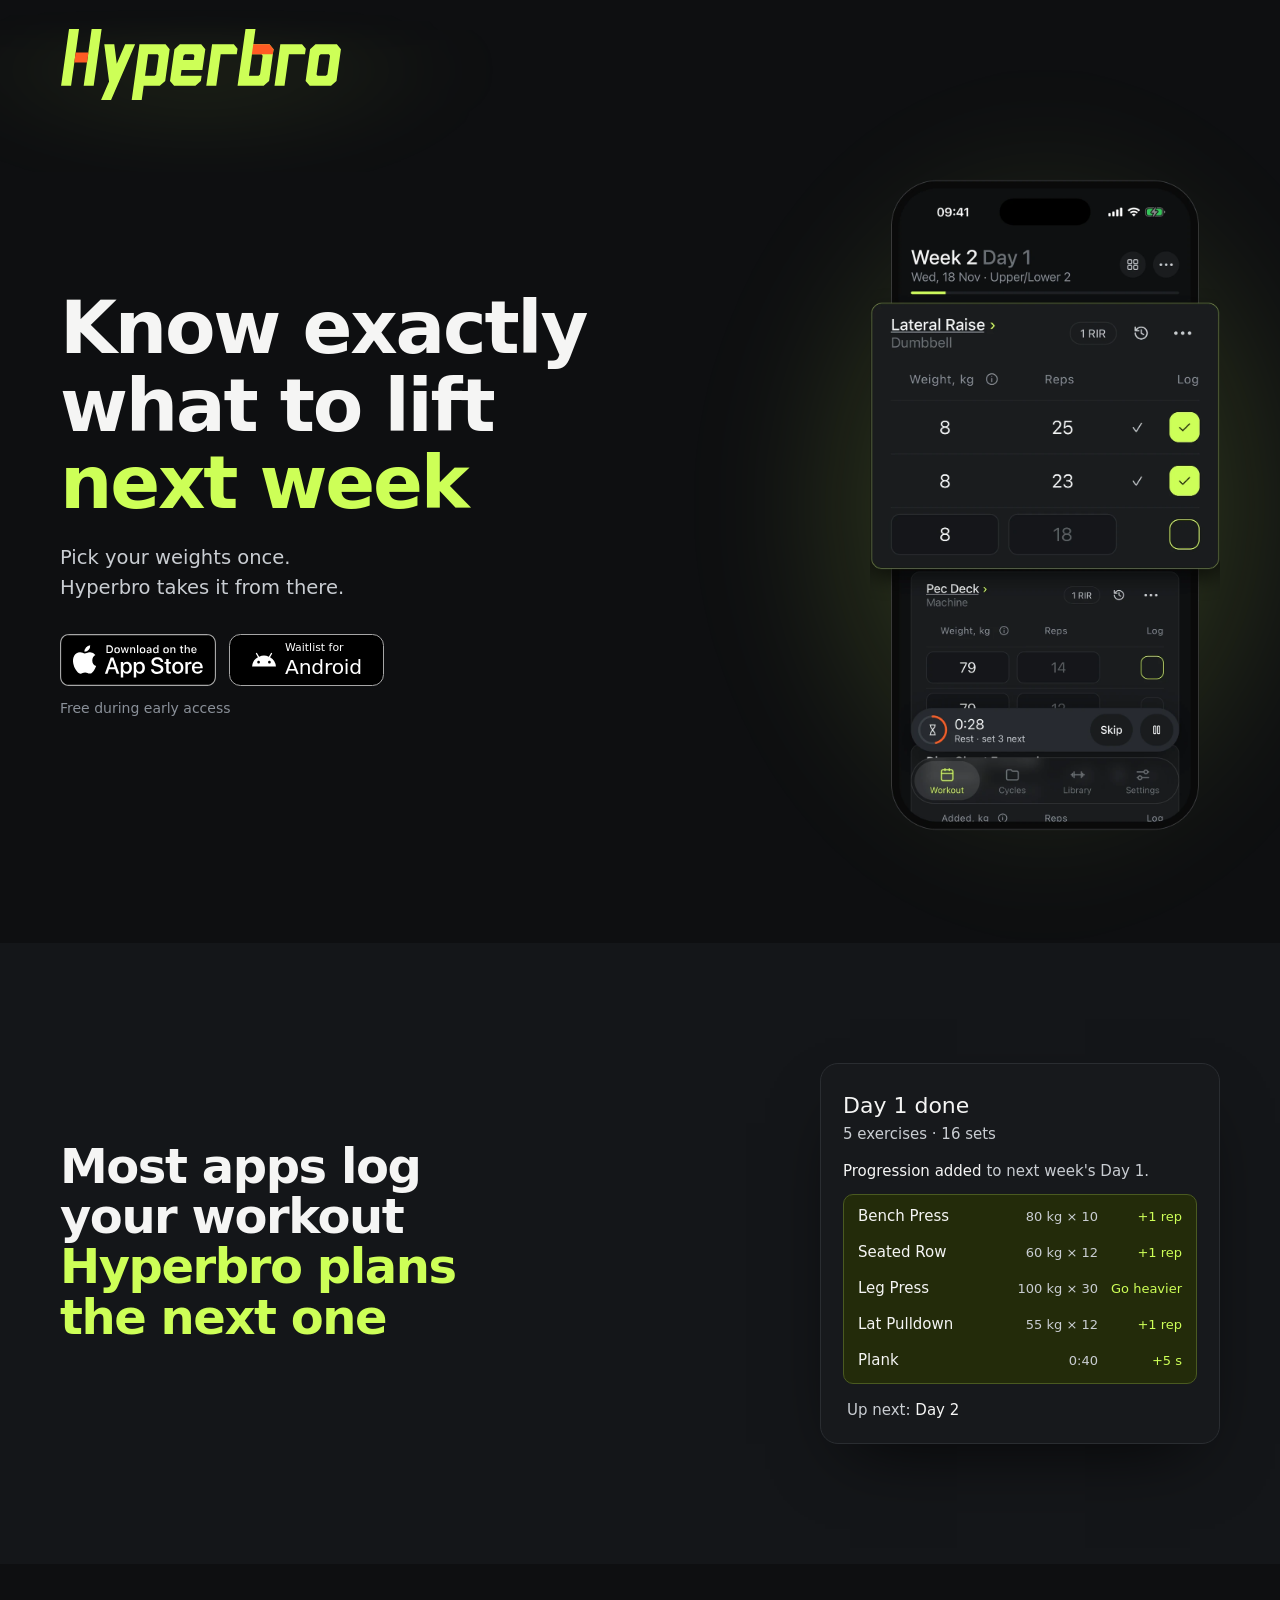
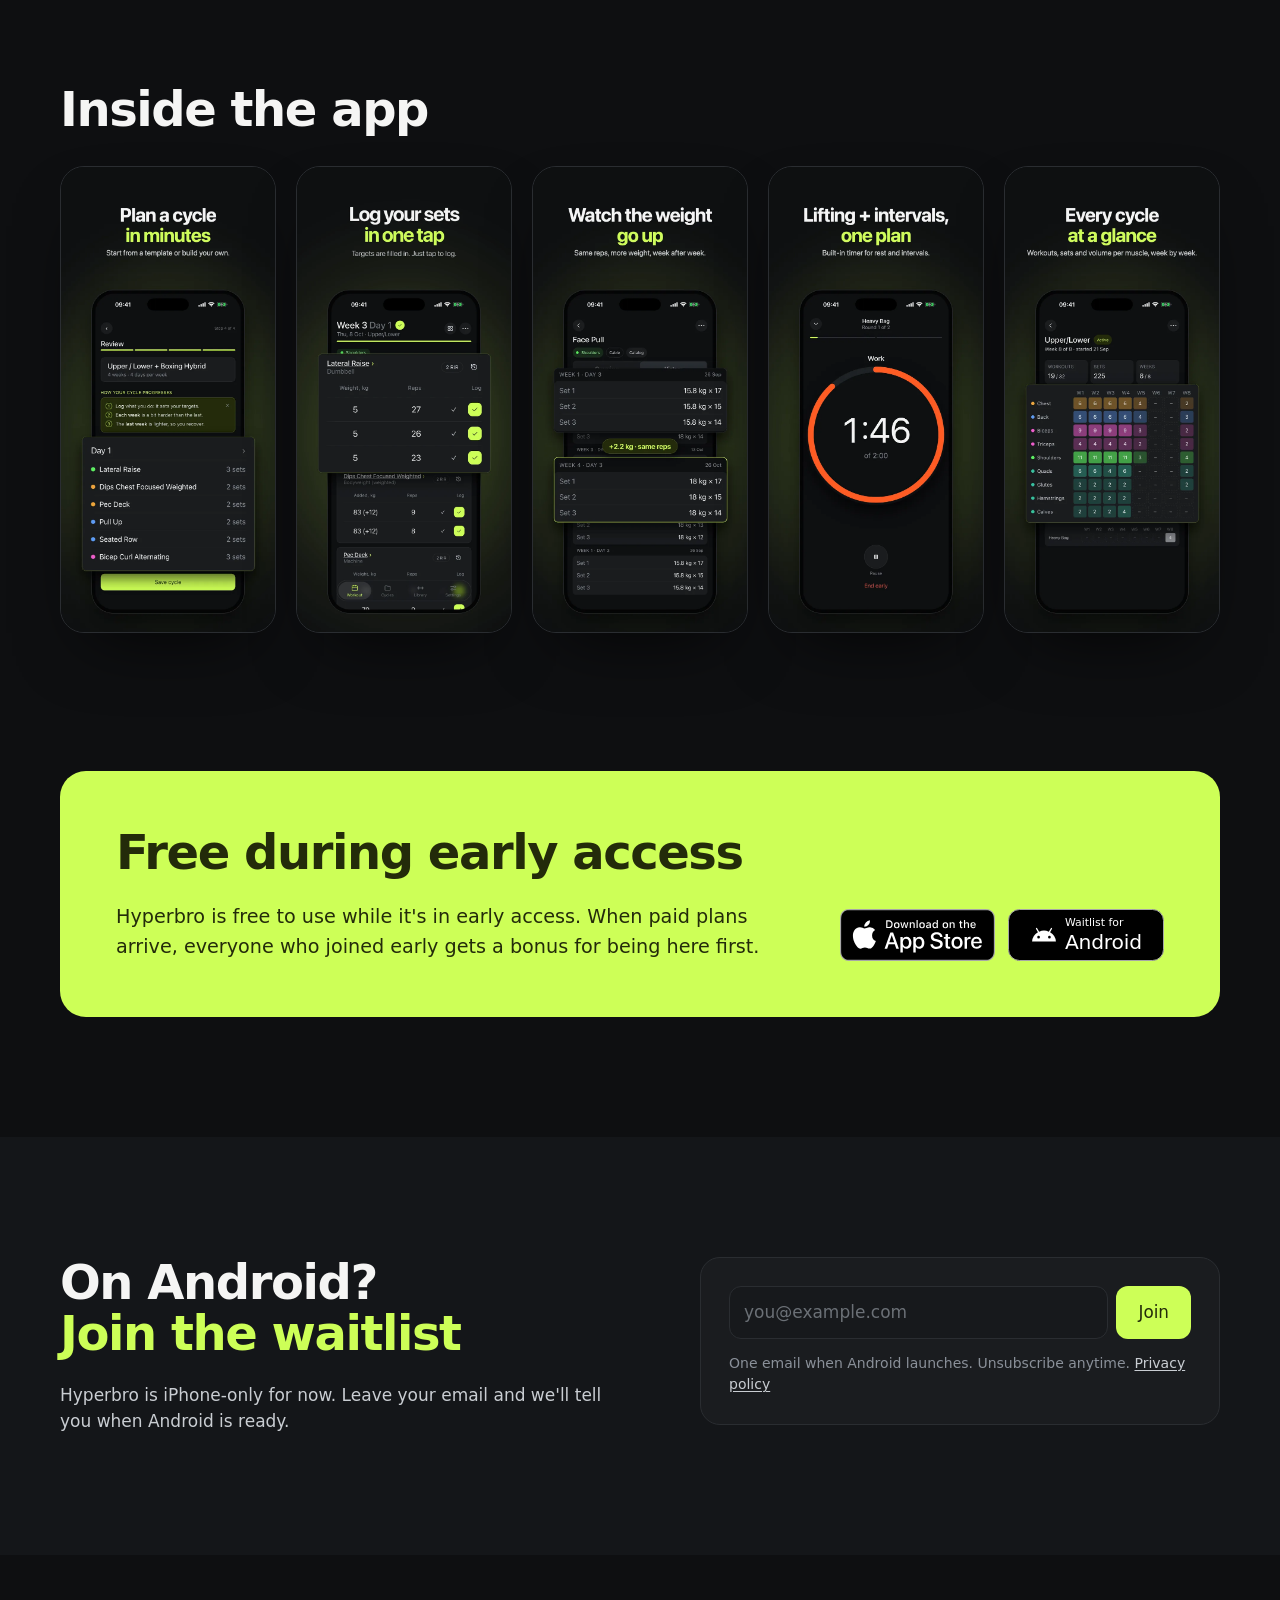
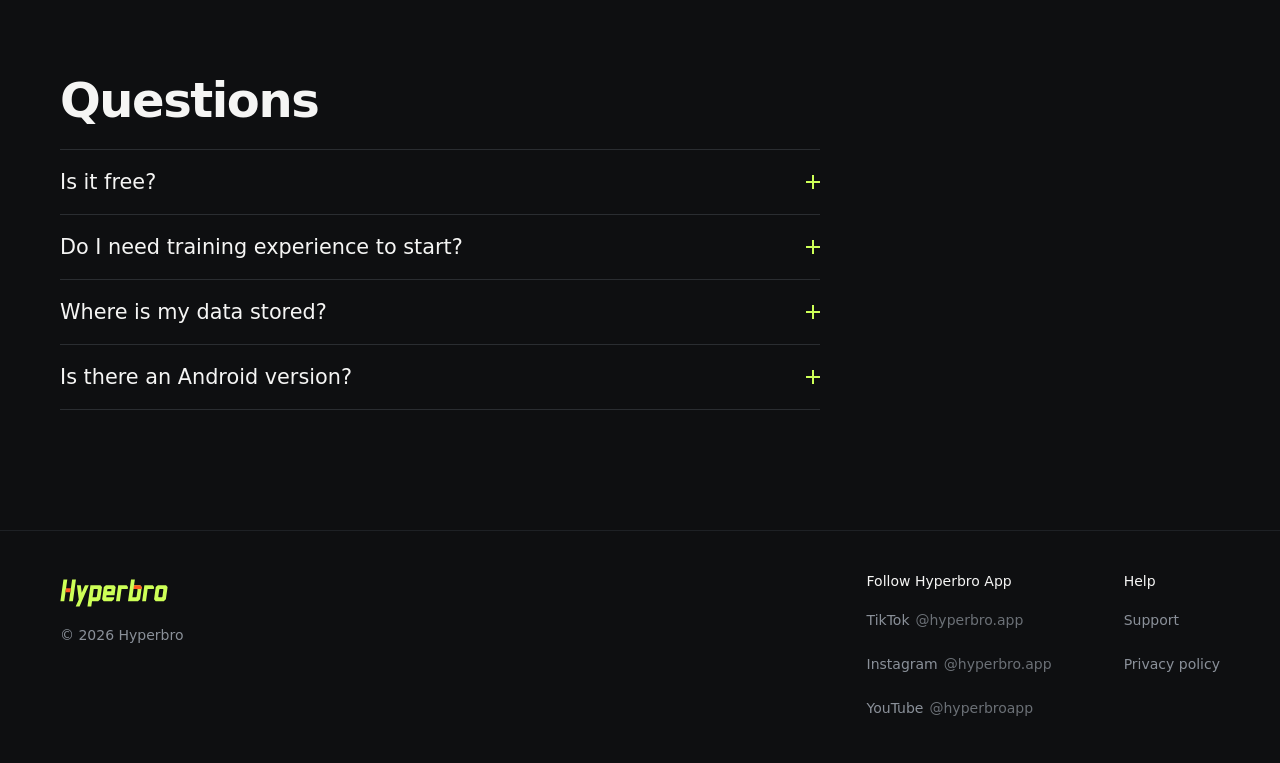
<file: index.html>
<!doctype html>
<html lang="en">
<head>
<meta charset="utf-8">
<meta name="viewport" content="width=device-width, initial-scale=1, viewport-fit=cover">
<title>Hyperbro: workout progression for iPhone</title>
<meta name="description" content="Workout progression for lifters. Log your sets, and Hyperbro sets next week's targets automatically, with intervals and power work in the same plan. Free during early access on iPhone.">
<meta name="theme-color" content="#0E0F11">
<meta name="color-scheme" content="dark">

<meta name="apple-itunes-app" content="app-id=6821976908">

<link rel="canonical" href="https://hyperbro.app/">
<!-- Open Graph / Twitter. og-image.png (1200x630): logo, headline and the hero phone. -->
<meta property="og:type" content="website">
<meta property="og:site_name" content="Hyperbro">
<meta property="og:title" content="Hyperbro: know exactly what to lift next week">
<meta property="og:description" content="Workout progression for lifters. Log your sets, and Hyperbro sets next week's targets automatically, with intervals and power work in the same plan. Free during early access on iPhone.">
<meta property="og:image" content="https://hyperbro.app/og-image.png">
<meta property="og:image:width" content="1200">
<meta property="og:image:height" content="630">
<meta property="og:url" content="https://hyperbro.app/">
<meta name="twitter:card" content="summary_large_image">
<meta name="twitter:title" content="Hyperbro: know exactly what to lift next week">
<meta name="twitter:description" content="Log your sets, and Hyperbro sets next week's targets automatically. Intervals and power work in the same plan. Free during early access on iPhone.">
<meta name="twitter:image" content="https://hyperbro.app/og-image.png">

<link rel="icon" type="image/png" sizes="32x32" href="images/favicon-32.png">
<link rel="apple-touch-icon" href="images/apple-touch-icon.png">

<link rel="preload" as="image" href="images/01-hero-phone.webp" type="image/webp" fetchpriority="high">

<style>
/* Hyperbro Design SDK tokens */
:root {
  --bg-page: #0E0F11;
  --bg-raised: #141619;
  --bg-sheet: #17191C;
  --bg-card: #1A1C1F;
  --bg-active: #2C3036;

  --border: #2A2D31;
  --divider: #1E2125;

  --text-primary: #F5F5F4;
  --text-secondary: #C9CDD2;
  --text-muted: #8A9099;
  --text-faint: #6B7076;

  --accent: #CDFF57;
  --on-accent: #232B0A;
  --accent-chip-bg: #232B0A;
  --accent-border: #4A5A20;

  --brand-orange: #FF5B23; /* running time + timer action only */
  --error: #FF7A7A;

  --font: -apple-system, BlinkMacSystemFont, "SF Pro Text", "SF Pro Display", system-ui, "Segoe UI", Roboto, "Helvetica Neue", Arial, sans-serif;

  --gutter: max(20px, env(safe-area-inset-left), env(safe-area-inset-right));
  --maxw: 1160px;
  --radius-s: 12px;
  --radius-m: 20px;
  --radius-shot: 24px;

  --fs-body: clamp(1rem, 0.96rem + 0.2vw, 1.0625rem);
  --fs-small: 0.875rem;
  --fs-h3: clamp(1.1rem, 1.02rem + 0.35vw, 1.3rem);
  --fs-h2: clamp(2.25rem, 1.6rem + 2.8vw, 3rem); /* ~36px on a 375px phone, 48px max */
  --fs-hero: clamp(2.45rem, 1.5rem + 4.6vw, 4.6rem);
}

*, *::before, *::after { box-sizing: border-box; }
html { -webkit-text-size-adjust: 100%; scroll-behavior: smooth; }
@media (prefers-reduced-motion: reduce) { html { scroll-behavior: auto; } }

body {
  margin: 0;
  background: var(--bg-page);
  color: var(--text-secondary);
  font-family: var(--font);
  font-size: var(--fs-body);
  font-weight: 400;
  line-height: 1.55;
  overflow-x: hidden;
  -webkit-font-smoothing: antialiased;
}
img, svg { display: block; max-width: 100%; }
img { height: auto; }
a { color: inherit; }
p { margin: 0 0 1em; }
p:last-child { margin-bottom: 0; }
button { font-family: inherit; }

:focus-visible { outline: 3px solid var(--accent); outline-offset: 3px; border-radius: 6px; }

.skip {
  position: absolute; left: 12px; top: -60px; z-index: 10;
  background: var(--accent); color: var(--on-accent);
  padding: 12px 16px; border-radius: 8px; font-weight: 500; text-decoration: none;
}
.skip:focus { top: 12px; }

.wrap {
  width: 100%;
  max-width: calc(var(--maxw) + 2 * var(--gutter));
  margin-inline: auto;
  padding-inline: var(--gutter);
}

/* Display headings: bold, tight, like the store screenshots. Second part goes lime on its own line. */
.display {
  color: var(--text-primary);
  font-weight: 700;
  letter-spacing: -0.03em;
  line-height: 1.05;
  margin: 0;
  text-wrap: balance;
}
.display .accent { display: block; color: var(--accent); }
h2.display { font-size: var(--fs-h2); margin-bottom: 0.5em; }
h3 {
  color: var(--text-primary);
  font-size: var(--fs-h3);
  font-weight: 500;
  letter-spacing: -0.01em;
  line-height: 1.25;
  margin: 0 0 0.4em;
}
.lede { max-width: 36em; }

/* ---------- App Store badge (placeholder recreation; swap for Apple's official SVG badge) ---------- */
/* Store buttons. App Store: Apple's official badge artwork, unmodified (App Store marketing
   guidelines: at least 40px tall on screen, clear space of a quarter of its height). The Android
   waitlist button is drawn to the badge's exact size, corners and border so the pair matches. */
.store-btns {
  --badge-h: 52px; --badge-w: calc(var(--badge-h) * 2.9916); /* the badge's 119.66 × 40 ratio */
  display: inline-grid; grid-template-columns: repeat(2, var(--badge-w));
  gap: calc(var(--badge-h) / 4);
}
.badge-appstore { display: block; width: var(--badge-w); height: var(--badge-h); border-radius: calc(var(--badge-h) * .22); }
.badge-appstore img { display: block; width: 100%; height: 100%; }
.badge-android {
  display: flex; align-items: center; justify-content: center; gap: calc(var(--badge-h) * .16);
  width: var(--badge-w); height: var(--badge-h); box-sizing: border-box;
  background: #000; color: #fff; border: 1px solid #A6A6A6; border-radius: calc(var(--badge-h) * .22);
  text-decoration: none; line-height: 1;
}
.badge-android svg { width: calc(var(--badge-h) * .5); height: calc(var(--badge-h) * .5); flex: none; }
.badge-android span { display: flex; flex-direction: column; align-items: flex-start; gap: calc(var(--badge-h) * .06); text-align: left; } /* same in hero (centred text) and card */
.badge-android small { font-size: calc(var(--badge-h) * .21); font-weight: 400; }
.badge-android b { font-size: calc(var(--badge-h) * .39); font-weight: 500; letter-spacing: -0.01em; }
@media (max-width: 639px) { .store-btns { --badge-h: 44px; } } /* phones: two badges + clear space fit the card */
@media (max-width: 359px) { .store-btns { grid-template-columns: var(--badge-w); } } /* too narrow for two: stack */

/* ---------- Header ---------- */
.site-header { padding-top: calc(28px + env(safe-area-inset-top)); padding-bottom: 14px; }
.site-header .wrap { display: flex; align-items: center; justify-content: center; }
.brand {
  display: inline-flex; align-items: center; gap: 10px; min-height: 44px;
  color: var(--text-primary); text-decoration: none;
  font-size: 1.25rem; font-weight: 600; letter-spacing: -0.02em;
}
.brand img { width: 32px; height: 32px; flex: none; }
.brand--wordmark img { width: auto; height: 32px; }
/* Header: logo only, as wide as the phone body in the hero shot on phones (the shot is full column
   width capped at 320px, the phone body is 88% of it: 947 of 1076 px). Same size and glow on desktop;
   it is centred on phones and left-aligned from 640px up. */
.site-header .brand--wordmark img { width: calc(min(320px, 100vw - 2 * var(--gutter)) * 0.88); height: auto; }
/* Phones: a soft lime light behind the logo, wider than the logo and centred slightly below it,
   so it reads as light falling on the background rather than a halo around the letters.
   The top is faded out before it reaches the page edge: on iPhone the page runs under the status
   bar (viewport-fit=cover), which Safari paints solid, and a glow reaching up there shows a hard line.
   Box (in logo-heights): top -33%, glow centre at 58%, vertical radius 140%. */
.site-header { overflow-x: clip; }
.site-header .brand--wordmark { position: relative; isolation: isolate; }
.site-header .brand--wordmark::before {
  content: ""; position: absolute; z-index: -1; pointer-events: none;
  left: 50%; top: -33%; width: 215%; height: 231%; transform: translateX(-50%);
  background: radial-gradient(50% 60.6% at 50% 39.4%,
    rgba(205, 255, 87, .065) 0%, rgba(205, 255, 87, .047) 40%, rgba(205, 255, 87, .026) 62%,
    rgba(205, 255, 87, .009) 82%, rgba(205, 255, 87, 0) 100%);
  -webkit-mask-image: linear-gradient(to bottom, transparent 0, rgba(0,0,0,.25) 10%, rgba(0,0,0,.7) 20%, #000 30%);
  mask-image: linear-gradient(to bottom, transparent 0, rgba(0,0,0,.25) 10%, rgba(0,0,0,.7) 20%, #000 30%);
  filter: blur(30px);
}
.site-footer .brand--wordmark img { width: auto; height: 28px; }

/* ---------- Hero ---------- */
.hero { padding: clamp(28px, 6vw, 64px) 0 clamp(64px, 9vw, 112px); overflow-x: clip; } /* the phone glow is wider than the viewport on phones */
.hero .wrap { display: grid; gap: 16px; align-items: center; } /* one column: phone sits close under the button */
.hero h1 { font-size: var(--fs-hero); }
.hero-sub { margin: 1.1em 0 1.6em; font-size: clamp(1.05rem, 1rem + 0.35vw, 1.22rem); max-width: 31em; text-wrap: balance; }
.hero-cta { display: flex; flex-direction: column; align-items: center; gap: 10px; text-align: center; } /* centred while the hero is one column */
.caption { font-size: var(--fs-small); color: var(--text-muted); margin: 0; }

.shot {
  border-radius: var(--radius-shot);
  border: 1px solid var(--border);
  box-shadow: 0 30px 70px -30px rgba(0, 0, 0, .8);
  background: var(--bg-sheet);
  width: 100%;
}
.hero-visual { display: flex; justify-content: center; }
/* Hero phone: phone + popped-out card cut from the store screenshot on a transparent background.
   The glow is pure CSS behind it, so it can be as wide and soft as needed without clipping. */
.hero-phone-wrap { position: relative; isolation: isolate; width: 100%; max-width: 320px; }
.hero-phone-wrap::before {
  content: ""; position: absolute; z-index: -1; pointer-events: none;
  left: 50%; top: 50%; width: 190%; height: 130%; transform: translate(-50%, -50%);
  background: radial-gradient(closest-side,
    rgba(205, 255, 87, .20) 0%, rgba(205, 255, 87, .15) 35%, rgba(205, 255, 87, .09) 55%,
    rgba(205, 255, 87, .04) 74%, rgba(205, 255, 87, .012) 88%, rgba(205, 255, 87, 0) 100%);
  filter: blur(36px);
}
.hero-phone { width: 100%; height: auto; }

/* ---------- Sections ---------- */
.section { padding-block: clamp(64px, 10vw, 120px); }
.section--tight { padding-top: 0; }
.band { background: var(--bg-raised); }

/* Problem */
.problem .wrap { display: grid; gap: 40px; align-items: center; }
/* The popup the app shows after Finish (components/FinishDialog.tsx): today's best set per exercise
   and what next week's same day asks of it. Rebuilt in HTML, without its button. */
.finish {
  margin: 0; max-width: 400px; width: 100%;
  background: var(--bg-sheet); border: 1px solid var(--border); border-radius: 18px;
  padding: 28px 22px 22px; box-shadow: 0 30px 70px -30px rgba(0, 0, 0, .8);
  color: var(--text-secondary); font-size: 15px; line-height: 21px;
}
.finish-title { color: var(--text-primary); font-size: 22px; line-height: 28px; font-weight: 500; }
.finish-meta { margin-top: 4px; }
.finish-lead { margin: 16px 0 0; }
.finish-lead b, .finish-next b { color: var(--text-primary); font-weight: 500; }
.finish ul {
  list-style: none; margin: 12px 0 0; padding: 4px 14px;
  background: var(--accent-chip-bg); border: 1px solid var(--accent-border); border-radius: 10px;
}
.finish li { display: flex; align-items: center; gap: 8px; min-height: 36px; font-variant-numeric: tabular-nums; }
.finish .name { flex: 1; min-width: 0; color: var(--text-primary); white-space: nowrap; overflow: hidden; text-overflow: ellipsis; }
.finish .value { flex: none; font-size: 13px; }
.finish .delta { flex: none; width: 76px; text-align: right; font-size: 13px; color: var(--accent); }
.finish-next { margin: 16px 0 0; padding-left: 4px; }
@media (max-width: 359px) {
  .finish { padding: 24px 14px 18px; font-size: 14px; }
  .finish ul { padding: 4px 10px; }
  .finish li { gap: 6px; }
  .finish .value, .finish .delta { font-size: 12px; }
  .finish .delta { width: 62px; }
}

/* Screenshots strip */
.shots-head { margin-bottom: 28px; }
.shots {
  list-style: none; margin: 0; padding: 4px var(--gutter) 18px;
  display: grid; grid-auto-flow: column; grid-auto-columns: min(78vw, 300px);
  gap: 16px; overflow-x: auto; scroll-snap-type: x mandatory;
  scroll-padding-inline: var(--gutter); overscroll-behavior-x: contain;
  scrollbar-width: none;
}
.shots::-webkit-scrollbar { display: none; }
.shots li { scroll-snap-align: start; }
.shots-controls { display: flex; align-items: center; justify-content: space-between; gap: 8px; margin-top: 4px; }
.shots-controls[hidden] { display: none; }
.shots-btn {
  width: 44px; height: 44px; border-radius: 22px; flex: none;
  display: grid; place-items: center; cursor: pointer; padding: 0;
  background: var(--bg-card); border: 1px solid var(--border); color: var(--text-primary);
}
.shots-btn svg { width: 18px; height: 18px; }
.shots-btn:disabled { opacity: .35; cursor: default; }
.dots { display: flex; justify-content: center; }
.dot-btn {
  width: 28px; height: 44px; padding: 0; border: 0; background: none; cursor: pointer;
  display: grid; place-items: center;
}
.dot-btn::before {
  content: ""; width: 8px; height: 8px; border-radius: 4px; background: var(--bg-active);
  transition: width .2s ease, background-color .2s ease;
}
.dot-btn[aria-current="true"]::before { width: 20px; background: var(--accent); }
@media (prefers-reduced-motion: reduce) { .dot-btn::before { transition: none; } }

/* Early access */
.early-card {
  background: var(--accent); color: var(--on-accent);
  border-radius: 26px; padding: clamp(28px, 5vw, 56px);
  display: grid; gap: 24px;
}
.early-card h2 { color: var(--on-accent); }
.early-card p { max-width: 34em; font-size: clamp(1.02rem, 1rem + .3vw, 1.2rem); }
.early-card .store-btns { justify-self: start; } /* not stretched by the one-column grid on phones */
/* Phones: a slimmer card padding so the two badges fit side by side, centred. */
@media (max-width: 639px) {
  .early-card { padding: 28px 22px; }
  .early-card .store-btns { justify-self: center; }
}
.early-card .store-btns a:focus-visible { outline-color: var(--on-accent); }

/* Signup form */
.signup .wrap { display: grid; gap: 32px; }
.form {
  background: var(--bg-card); border: 1px solid var(--border); border-radius: var(--radius-m);
  padding: clamp(20px, 4vw, 28px); display: grid; gap: 14px; max-width: 520px; width: 100%;
}
.form-row { display: grid; grid-template-columns: 1fr auto; gap: 8px; }
.form > [hidden] { display: none; } /* after a successful sign-up only the message stays */
.visually-hidden { position: absolute; width: 1px; height: 1px; overflow: hidden; clip-path: inset(50%); white-space: nowrap; }
.input {
  width: 100%; min-width: 0; min-height: 52px; padding: 12px 14px;
  font: inherit; color: var(--text-primary); background: var(--bg-sheet);
  border: 1px solid var(--border); border-radius: var(--radius-s);
}
.input::placeholder { color: var(--text-faint); }
.input:focus-visible { outline: 3px solid var(--accent); outline-offset: 1px; border-color: transparent; }
.input[aria-invalid="true"] { border-color: var(--error); }
.hint { color: var(--text-muted); font-size: var(--fs-small); margin: 0; }
.hint a { color: var(--text-secondary); text-underline-offset: 2px; }
.error { color: var(--error); font-size: var(--fs-small); margin: -6px 0 0; }
.error:empty { display: none; }

.btn {
  min-height: 52px; padding: 12px 22px; border: 0; border-radius: var(--radius-s);
  background: var(--accent); color: var(--on-accent);
  font: inherit; font-weight: 500; font-size: 1.05rem; cursor: pointer;
}
.btn:hover { filter: brightness(1.05); }
.btn[disabled] { opacity: .6; cursor: progress; }
.hp { position: absolute; left: -9999px; width: 1px; height: 1px; overflow: hidden; }

.status { border-radius: var(--radius-s); padding: 14px 16px; font-weight: 500; }
.status[hidden] { display: none; }
.status--ok { background: var(--accent-chip-bg); color: var(--accent); border: 1px solid var(--accent-border); }
.status--err { background: #2A1416; color: #FFC9C9; border: 1px solid var(--error); }

/* FAQ */
.faq-list { max-width: 760px; border-top: 1px solid var(--border); }
.faq-list details { border-bottom: 1px solid var(--border); }
.faq-list summary {
  list-style: none; cursor: pointer;
  display: flex; justify-content: space-between; align-items: center; gap: 16px;
  min-height: 64px; padding: 14px 0;
  color: var(--text-primary); font-size: var(--fs-h3); font-weight: 500;
}
.faq-list summary::-webkit-details-marker { display: none; }
.faq-list summary::after {
  content: ""; flex: none; width: 14px; height: 14px;
  background:
    linear-gradient(var(--accent), var(--accent)) center / 100% 2px no-repeat,
    linear-gradient(var(--accent), var(--accent)) center / 2px 100% no-repeat;
  transition: transform .2s ease;
}
.faq-list details[open] summary::after { transform: rotate(45deg); }
.faq-list .answer { padding: 0 0 22px; max-width: 40em; }
.faq-list .answer a { color: var(--text-primary); }
@media (prefers-reduced-motion: reduce) { .faq-list summary::after { transition: none; } }

/* Footer */
.site-footer {
  border-top: 1px solid var(--divider);
  padding-top: 40px; padding-bottom: max(32px, env(safe-area-inset-bottom));
  color: var(--text-muted); font-size: var(--fs-small);
}
.site-footer .wrap { display: grid; gap: 28px; }
.footer-nav { display: grid; gap: 24px; }
.footer-nav h2 { font-size: var(--fs-small); color: var(--text-primary); font-weight: 500; margin: 0 0 6px; }
.footer-nav ul { list-style: none; margin: 0; padding: 0; }
.footer-nav a { display: inline-flex; align-items: center; min-height: 44px; text-decoration: none; color: var(--text-muted); }
.footer-nav a:hover { color: var(--text-primary); text-decoration: underline; text-underline-offset: 3px; }
.footer-nav .handle { margin-left: 6px; color: var(--text-faint); }

/* ---------- Breakpoints ---------- */
@media (min-width: 640px) {
  .site-header .wrap { justify-content: flex-start; }
  .footer-nav { grid-template-columns: repeat(2, max-content); column-gap: 72px; }
  .early-card { grid-template-columns: 1fr auto; align-items: end; }
}

@media (min-width: 1024px) {
  .hero-cta { align-items: flex-start; gap: 12px; text-align: left; }
  .hero .wrap { grid-template-columns: 1.2fr 0.8fr; gap: clamp(40px, 6vw, 64px); }
  .hero-visual { justify-content: flex-end; }
  .hero-phone-wrap { max-width: 350px; }
  .problem .wrap { grid-template-columns: 1fr 1fr; gap: 72px; }
  .problem .finish { justify-self: end; }
  .shots-outer { padding-inline: var(--gutter); }
  .shots {
    grid-auto-flow: row; grid-template-columns: repeat(5, 1fr); grid-auto-columns: auto;
    overflow: visible; padding-inline: 0; max-width: var(--maxw); margin-inline: auto; gap: 20px;
  }
  .shots-controls { display: none !important; }
  .signup .wrap { grid-template-columns: 1fr 1fr; gap: 72px; align-items: start; }
  .signup .form { justify-self: end; }
  .site-footer .wrap { grid-template-columns: 1fr auto; align-items: start; }
}
</style>
</head>
<body>
<a class="skip" href="#main">Skip to content</a>

<svg width="0" height="0" style="position:absolute" aria-hidden="true" focusable="false">
  <defs>
    <symbol id="android" viewBox="0 0 24 24">
      <path fill="currentColor" d="M17.6 9.48l1.84-3.18c.16-.31.04-.69-.26-.85a.637.637 0 0 0-.83.22l-1.88 3.24a11.43 11.43 0 0 0-8.94 0L5.65 5.67a.643.643 0 0 0-.87-.2c-.28.18-.37.54-.22.83L6.4 9.48A10.81 10.81 0 0 0 1 18h22a10.81 10.81 0 0 0-5.4-8.52M7 15.25a1.25 1.25 0 1 1 0-2.5 1.25 1.25 0 0 1 0 2.5m10 0a1.25 1.25 0 1 1 0-2.5 1.25 1.25 0 0 1 0 2.5z"/>
    </symbol>
  </defs>
</svg>

<header class="site-header">
  <div class="wrap">
    <a class="brand brand--wordmark" href="#top" id="brand-header">
      <img src="images/hyperbro-wordmark.svg" width="2595" height="670" alt="Hyperbro">
    </a>
  </div>
</header>

<main id="main">

  <!-- Hero -->
  <section class="hero" id="top" aria-labelledby="hero-title">
    <div class="wrap">
      <div>
        <h1 class="display" id="hero-title">Know exactly what to lift <span class="accent">next week</span></h1>
        <p class="hero-sub">Pick your weights once.<br>Hyperbro takes it from there.</p>
        <div class="hero-cta">
          <div class="store-btns">
          <a class="badge-appstore js-appstore" href="https://apps.apple.com/app/id6821976908" data-cta="hero" id="appstore-hero"><img src="assets/brand/app-store-badge.svg" width="120" height="40" alt="Download on the App Store"></a>
          <a class="badge-android js-android" href="#waitlist" id="android-hero">
            <svg aria-hidden="true"><use href="#android"/></svg>
            <span><small>Waitlist for</small><b>Android</b></span>
          </a>
          </div>
          <p class="caption">Free during early access</p>
        </div>
      </div>
      <div class="hero-visual">
        <div class="hero-phone-wrap">
        <img class="hero-phone" id="hero-shot" src="images/01-hero-phone.webp" width="900" height="1677"
             fetchpriority="high" decoding="async"
             alt="Hyperbro on iPhone, week 2 day 1: lateral raise at 8 kg, two sets done on target at 25 and 23 reps, the third set's target of 18 reps waiting, and a rest timer counting down before set 3.">
        </div>
      </div>
    </div>
  </section>

  <!-- Problem -->
  <section class="section band problem" aria-labelledby="problem-title">
    <div class="wrap">
      <div>
        <h2 class="display" id="problem-title">Most apps log your workout <span class="accent">Hyperbro plans the next one</span></h2>
      </div>
      <figure class="finish" aria-label="Example of the screen after finishing a workout in Hyperbro">
        <div class="finish-title">Day 1 done</div>
        <div class="finish-meta">5 exercises · 16 sets</div>
        <p class="finish-lead"><b>Progression added</b> to next week's Day 1.</p>
        <ul>
          <li><span class="name">Bench Press</span><span class="value">80 kg × 10</span><span class="delta">+1 rep</span></li>
          <li><span class="name">Seated Row</span><span class="value">60 kg × 12</span><span class="delta">+1 rep</span></li>
          <li><span class="name">Leg Press</span><span class="value">100 kg × 30</span><span class="delta">Go heavier</span></li>
          <li><span class="name">Lat Pulldown</span><span class="value">55 kg × 12</span><span class="delta">+1 rep</span></li>
          <li><span class="name">Plank</span><span class="value">0:40</span><span class="delta">+5 s</span></li>
        </ul>
        <p class="finish-next">Up next: <b>Day 2</b></p>
      </figure>
    </div>
  </section>

  <!-- Screenshots -->
  <section class="section" aria-labelledby="shots-title">
    <div class="wrap shots-head">
      <h2 class="display" id="shots-title">Inside the app</h2>
    </div>
    <div class="shots-outer">
      <ul class="shots" id="shots" aria-label="App screenshots" tabindex="0">
        <li id="shot-plan">
          <img class="shot" src="images/02-plan-cycle.webp" width="720" height="1565" loading="lazy" decoding="async"
               alt="Hyperbro screen headed 'Plan a cycle in minutes': reviewing an Upper / Lower template with boxing rounds, 4 weeks at 4 days per week, with day 1's exercises listed.">
        </li>
        <li id="shot-log-sets">
          <img class="shot" src="images/01b-log-sets.webp" width="720" height="1565" loading="lazy" decoding="async"
               alt="Hyperbro screen headed 'Log your sets in one tap': a week 3 upper/lower workout with lateral raise sets logged at 5 kg for 27, 26 and 23 reps, marked 2 reps in reserve.">
        </li>
        <li id="shot-progress">
          <img class="shot" src="images/05-progress.webp" width="720" height="1565" loading="lazy" decoding="async"
               alt="Hyperbro screen headed 'Watch the weight go up': face pull history going from 15.8 kg in week 1 to 18 kg in week 4 for the same reps.">
        </li>
        <li id="shot-intervals">
          <img class="shot" src="images/03-hybrid.webp" width="720" height="1565" loading="lazy" decoding="async"
               alt="Hyperbro screen headed 'Lifting + intervals, one plan': a heavy-bag round timer at 1:46 of 2:00, round 1 of 2.">
        </li>
        <li id="shot-summary">
          <img class="shot" src="images/04-cycle-summary.webp" width="720" height="1565" loading="lazy" decoding="async"
               alt="Hyperbro screen headed 'Every cycle at a glance': cycle summary with 19 of 32 workouts, 225 sets, and a week-by-week grid of sets per muscle group.">
        </li>
      </ul>
      <div class="wrap">
        <div class="shots-controls" id="shots-controls" hidden>
          <button class="shots-btn" type="button" id="shots-prev" aria-label="Previous screenshot" aria-controls="shots">
            <svg viewBox="0 0 24 24" aria-hidden="true"><path d="M15 5l-7 7 7 7" fill="none" stroke="currentColor" stroke-width="2" stroke-linecap="round" stroke-linejoin="round"/></svg>
          </button>
          <div class="dots" id="shots-dots"></div>
          <button class="shots-btn" type="button" id="shots-next" aria-label="Next screenshot" aria-controls="shots">
            <svg viewBox="0 0 24 24" aria-hidden="true"><path d="M9 5l7 7-7 7" fill="none" stroke="currentColor" stroke-width="2" stroke-linecap="round" stroke-linejoin="round"/></svg>
          </button>
        </div>
      </div>
    </div>
  </section>

  <!-- Early access -->
  <section class="section section--tight early" aria-labelledby="early-title">
    <div class="wrap">
      <div class="early-card">
        <div>
          <h2 class="display" id="early-title">Free during early access</h2>
          <p>Hyperbro is free to use while it's in early access. When paid plans arrive, everyone who joined early gets a bonus for being here first.</p>
        </div>
        <div class="store-btns">
          <a class="badge-appstore js-appstore" href="https://apps.apple.com/app/id6821976908" data-cta="early" id="appstore-early"><img src="assets/brand/app-store-badge.svg" width="120" height="40" alt="Download on the App Store"></a>
          <a class="badge-android js-android" href="#waitlist" id="android-early">
            <svg aria-hidden="true"><use href="#android"/></svg>
            <span><small>Waitlist for</small><b>Android</b></span>
          </a>
        </div>
      </div>
    </div>
  </section>

  <!-- Updates + Android waitlist -->
  <section class="section band signup" id="waitlist" aria-labelledby="signup-title">
    <div class="wrap">
      <div>
        <h2 class="display" id="signup-title">On Android? <span class="accent">Join the waitlist</span></h2>
        <p class="lede">Hyperbro is iPhone-only for now. Leave your email and we'll tell you when Android is ready.</p>
      </div>

      <!-- MailerLite embedded form "Android waitlist" (adds to the group of the same name, double opt-in).
           The script posts only fields[email] + MailerLite's two service fields; without JS the browser
           posts the form itself. -->
      <form class="form" id="signup-form" action="https://assets.mailerlite.com/jsonp/2804403/forms/204417243659896628/subscribe" method="post" aria-describedby="signup-note">
        <label class="visually-hidden" for="email">Email</label>
        <div class="form-row">
          <input class="input" id="email" name="fields[email]" type="email" autocomplete="email" inputmode="email"
                 placeholder="you@example.com" required aria-describedby="email-error">
          <button class="btn" type="submit" id="signup-submit">Join</button>
        </div>
        <p class="error" id="email-error" aria-live="polite"></p>
        <input type="hidden" name="ml-submit" value="1">
        <input type="hidden" name="anticsrf" value="true">
        <!-- Honeypot: leave empty. Bots tend to fill it. -->
        <div class="hp" aria-hidden="true">
          <label for="website">Website</label>
          <input id="website" name="website" type="text" tabindex="-1" autocomplete="off">
        </div>
        <p class="hint" id="signup-note">One email when Android launches. Unsubscribe anytime. <a href="privacy-policy.html">Privacy policy</a></p>

        <div class="status status--ok" id="signup-success" role="status" tabindex="-1" hidden></div>
        <div class="status status--err" id="signup-error" role="alert" hidden>Couldn't sign you up just now. Check your connection and try again.</div>
      </form>
    </div>
  </section>

  <!-- FAQ -->
  <section class="section faq" aria-labelledby="faq-title">
    <div class="wrap">
      <h2 class="display" id="faq-title">Questions</h2>
      <div class="faq-list">
        <details>
          <summary>Is it free?</summary>
          <div class="answer"><p>Yes, during early access. Paid plans will come later, and people who joined early will get a bonus when they launch.</p></div>
        </details>
        <details>
          <summary>Do I need training experience to start?</summary>
          <div class="answer"><p>No. Start from a template and pick weights you can lift with good technique. Hyperbro sets the targets from there.</p></div>
        </details>
        <details>
          <summary>Where is my data stored?</summary>
          <div class="answer"><p>On your iPhone. There's no account to create right now, and your training log stays on your device.</p></div>
        </details>
        <details>
          <summary>Is there an Android version?</summary>
          <div class="answer"><p>It's planned. <a href="#waitlist">Join the Android waitlist</a> and we'll email you when it's ready.</p></div>
        </details>
      </div>
    </div>
  </section>
</main>

<footer class="site-footer">
  <div class="wrap">
    <div>
      <a class="brand brand--wordmark" href="#top" id="brand-footer">
        <img src="images/hyperbro-wordmark.svg" width="2595" height="670" alt="Hyperbro" loading="lazy" decoding="async">
      </a>
      <p style="margin-top:10px">© <span id="year">2026</span> Hyperbro</p>
    </div>
    <nav class="footer-nav" aria-label="Footer">
      <div>
        <h2>Follow Hyperbro App</h2>
        <ul>
          <li><a href="https://www.tiktok.com/@hyperbro.app" id="social-tiktok" rel="noopener">TikTok<span class="handle">@hyperbro.app</span></a></li>
          <li><a href="https://www.instagram.com/hyperbro.app/" id="social-instagram" rel="noopener">Instagram<span class="handle">@hyperbro.app</span></a></li>
          <li><a href="https://www.youtube.com/@hyperbroapp" id="social-youtube" rel="noopener">YouTube<span class="handle">@hyperbroapp</span></a></li>
        </ul>
      </div>
      <div>
        <h2>Help</h2>
        <ul>
          <li><a href="support.html" id="link-support">Support</a></li>
          <li><a href="privacy-policy.html" id="link-privacy">Privacy policy</a></li>
        </ul>
      </div>
    </nav>
  </div>
</footer>

<script>
(function () {
  /* App Store campaign links. Bio links carry the source (?src=tiktok, ?src=instagram, ?src=youtube;
     utm_source works too), and each App Store button adds it to Apple's campaign token, e.g.
     ct=tiktok_hero, so App Store Connect › App Analytics › Campaigns shows downloads per source and
     button. The source is read from this page's own URL at click time: nothing is stored.
     Apple only attributes campaign links that also carry the provider token (pt) from
     App Store Connect › Analytics › Campaigns; until APP_STORE_PT is set, buttons go to the plain
     App Store page. */
  var APP_STORE_URL = 'https://apps.apple.com/app/id6821976908';
  var APP_STORE_PT = '129601838'; // provider token from App Store Connect › Analytics › Campaigns
  if (APP_STORE_PT) {
    var q = new URLSearchParams(location.search);
    var src = (q.get('src') || q.get('utm_source') || 'web').toLowerCase().replace(/[^a-z0-9_-]/g, '').slice(0, 20) || 'web';
    Array.prototype.forEach.call(document.querySelectorAll('.js-appstore'), function (a) {
      var ct = (src + '_' + (a.getAttribute('data-cta') || 'link')).slice(0, 40); // Apple's ct limit
      a.href = APP_STORE_URL + '?pt=' + encodeURIComponent(APP_STORE_PT) + '&ct=' + encodeURIComponent(ct) + '&mt=8';
    });
  }

  var y = document.getElementById('year');
  if (y) y.textContent = new Date().getFullYear();

  var reduce = window.matchMedia && window.matchMedia('(prefers-reduced-motion: reduce)').matches;

  /* Screenshot slider: buttons + dots on mobile. Without JS it's a plain scroll-snap strip. */
  (function () {
    var list = document.getElementById('shots');
    var controls = document.getElementById('shots-controls');
    var prev = document.getElementById('shots-prev');
    var next = document.getElementById('shots-next');
    var dotsWrap = document.getElementById('shots-dots');
    if (!list || !controls) return;
    var items = Array.prototype.slice.call(list.children);
    var dots = items.map(function (item, i) {
      var b = document.createElement('button');
      b.type = 'button'; b.className = 'dot-btn';
      b.setAttribute('aria-label', 'Show screenshot ' + (i + 1) + ' of ' + items.length);
      b.setAttribute('aria-controls', 'shots');
      b.addEventListener('click', function () { go(i); });
      dotsWrap.appendChild(b);
      return b;
    });
    controls.hidden = false;

    function step() {
      return items.length > 1 ? items[1].offsetLeft - items[0].offsetLeft : list.clientWidth;
    }
    function atEnd() { return list.scrollLeft + list.clientWidth >= list.scrollWidth - 2; }
    function current() {
      if (atEnd()) return items.length - 1;
      return Math.max(0, Math.min(items.length - 1, Math.round(list.scrollLeft / step())));
    }
    function go(i) {
      list.scrollTo({ left: items[i].offsetLeft - items[0].offsetLeft, behavior: reduce ? 'auto' : 'smooth' });
    }
    function update() {
      var c = current();
      dots.forEach(function (d, i) { d.setAttribute('aria-current', i === c ? 'true' : 'false'); });
      prev.disabled = list.scrollLeft <= 2;
      next.disabled = atEnd();
    }
    prev.addEventListener('click', function () { go(Math.max(0, current() - 1)); });
    next.addEventListener('click', function () { go(Math.min(items.length - 1, current() + 1)); });
    var t;
    list.addEventListener('scroll', function () { clearTimeout(t); t = setTimeout(update, 60); }, { passive: true });
    window.addEventListener('resize', update);
    update();
  })();

  /* Signup form: progressive enhancement. Without JS the form posts natively with HTML validation. */
  var form = document.getElementById('signup-form');
  if (!form) return;
  form.noValidate = true;

  var email = document.getElementById('email');
  var emailErr = document.getElementById('email-error');
  var submit = document.getElementById('signup-submit');
  var ok = document.getElementById('signup-success');
  var err = document.getElementById('signup-error');
  var hp = document.getElementById('website');

  email.addEventListener('input', function () {
    if (email.getAttribute('aria-invalid') && email.validity.valid) { emailErr.textContent = ''; email.removeAttribute('aria-invalid'); }
  });

  function validate() {
    emailErr.textContent = ''; email.removeAttribute('aria-invalid');
    var v = email.value.trim();
    if (!v) emailErr.textContent = 'Enter your email address.';
    else if (!email.validity.valid || !/^[^\s@]+@[^\s@]+\.[^\s@]+$/.test(v)) emailErr.textContent = 'Enter an email like name@example.com.';
    if (!emailErr.textContent) return true;
    email.setAttribute('aria-invalid', 'true'); email.focus();
    return false;
  }

  form.addEventListener('submit', function (e) {
    e.preventDefault();
    err.hidden = true;
    if (!validate()) return;
    if (hp && hp.value) return; // likely a bot

    submit.disabled = true; submit.textContent = 'Joining…';

    // MailerLite answers with CORS and JSON ({ success: true } or errors), so a refusal shows as one.
    var body = new URLSearchParams({ 'fields[email]': email.value.trim(), 'ml-submit': '1', 'anticsrf': 'true' });
    fetch(form.action, { method: 'POST', body: body })
      .then(function (res) { return res.json().catch(function () { return {}; }).then(function (j) {
        if (!res.ok || j.success === false) throw new Error('rejected');
      }); })
      .then(function () {
      ok.textContent = "Almost there. Check " + email.value.trim() + " and confirm your email to join the Android waitlist.";
      Array.prototype.forEach.call(form.children, function (el) { if (el !== ok && el !== err) el.hidden = true; });
      ok.hidden = false; ok.focus();
    }).catch(function () {
      err.hidden = false;
      submit.disabled = false; submit.textContent = 'Join';
    });
  });
})();
</script>
</body>
</html>
</file>
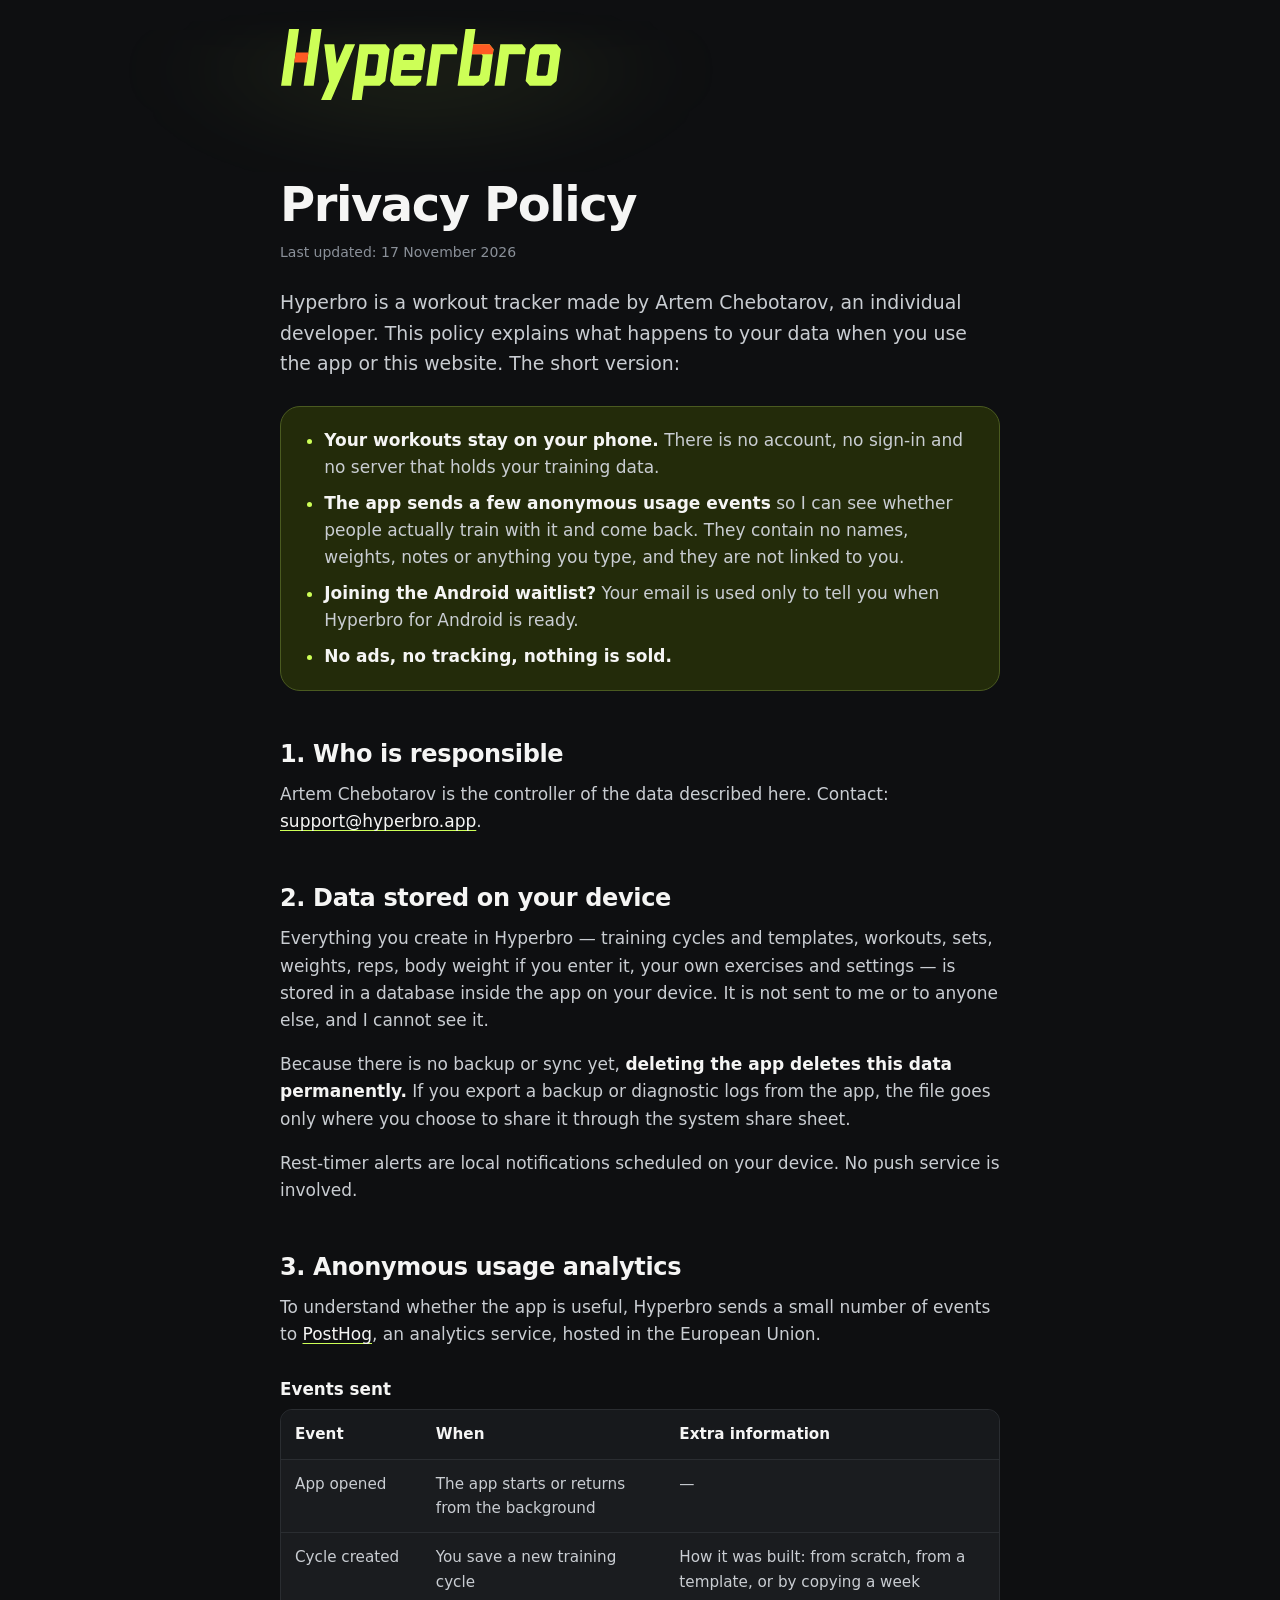
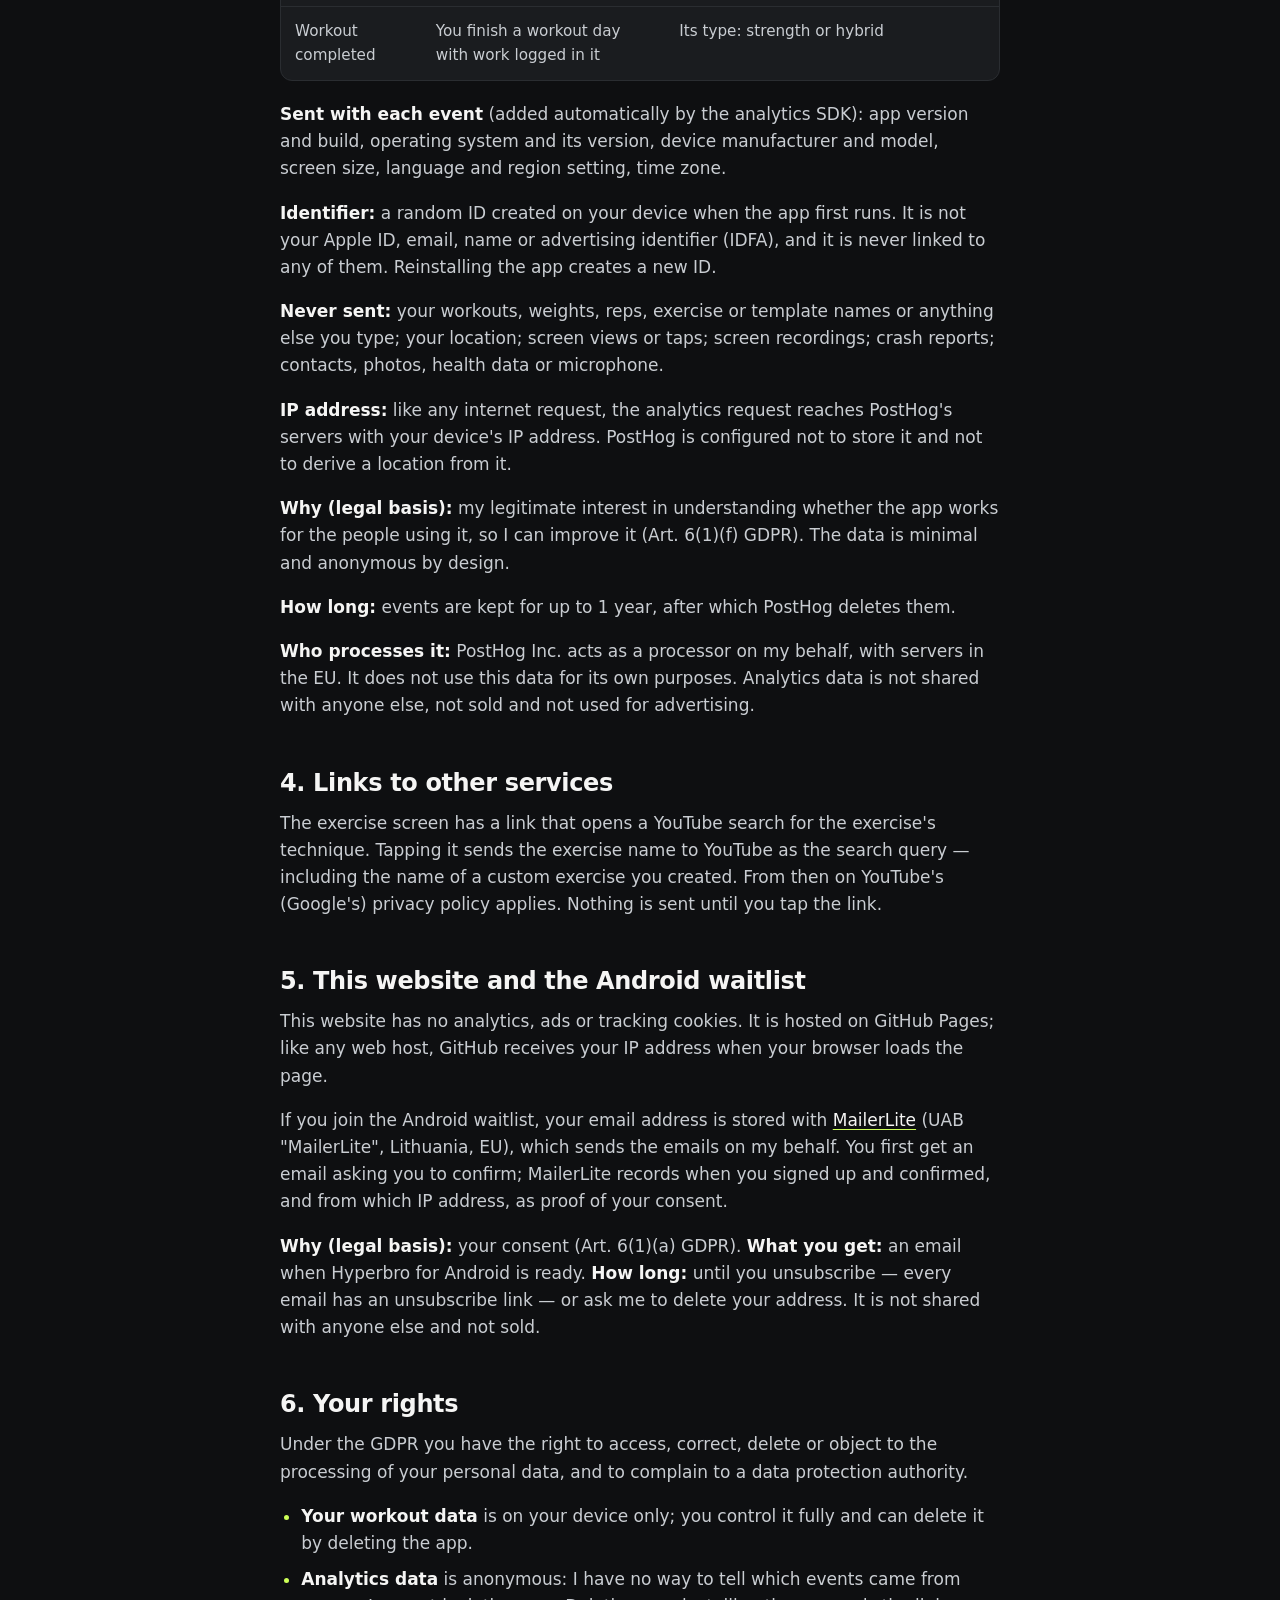
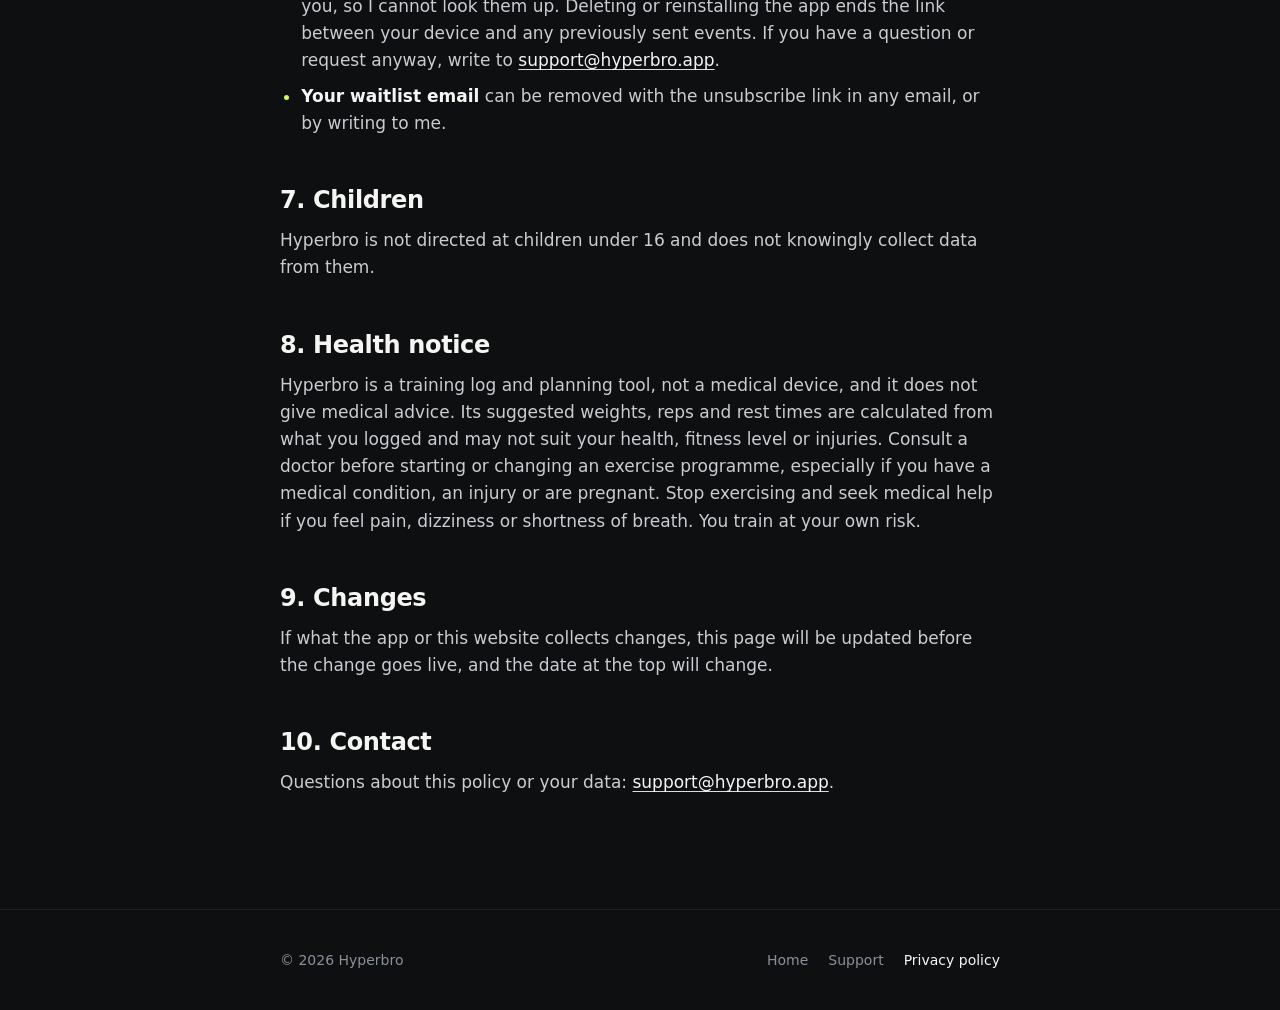
<file: privacy-policy.html>
<!doctype html>
<html lang="en">
<head>
<meta charset="utf-8">
<meta name="viewport" content="width=device-width, initial-scale=1, viewport-fit=cover">
<title>Privacy Policy · Hyperbro</title>
<meta name="description" content="What happens to your data when you use Hyperbro: workouts stay on your phone, a few anonymous usage events, no ads.">
<meta name="theme-color" content="#0E0F11">
<meta name="color-scheme" content="dark">
<link rel="icon" type="image/png" sizes="32x32" href="images/favicon-32.png">
<link rel="apple-touch-icon" href="images/apple-touch-icon.png">
<link rel="canonical" href="https://hyperbro.app/privacy-policy">
<link rel="stylesheet" href="assets/legal.css?v=3">
</head>
<body>
<!--
Maintenance notes (GT-244). Moved here from gym-tracker-mobile/docs/privacy-policy.md.
IP discard checked 2026-11-12: EU org default is on and events carry no $ip — section 3 relies on it.
Retention "1 year" is the PostHog Free plan (fixed). A paid plan keeps events 3 / 5 / 7 years
(Boost / Scale / Enterprise) unless lowered in project settings — update section 3 on upgrade.
Source of truth for what is collected: state/README.md → "Telemetry" → "What is collected".
Any new event or property means updating this page AND the App Store privacy labels.
Section 5 covers this website's Android waitlist form (MailerLite).
-->
<a class="skip" href="#main">Skip to content</a>

<header class="site-header">
  <div class="wrap">
    <a class="brand" href="./"><img src="images/hyperbro-wordmark.svg" width="2595" height="670" alt="Hyperbro home"></a>
  </div>
</header>

<main id="main">
  <div class="wrap">
    <h1>Privacy Policy</h1>
    <p class="meta">Last updated: 17 November 2026</p>

    <p class="lead">Hyperbro is a workout tracker made by Artem Chebotarov, an individual developer. This policy explains what happens to your data when you use the app or this website. The short version:</p>
    <div class="card">
      <ul>
        <li><strong>Your workouts stay on your phone.</strong> There is no account, no sign-in and no server that holds your training data.</li>
        <li><strong>The app sends a few anonymous usage events</strong> so I can see whether people actually train with it and come back. They contain no names, weights, notes or anything you type, and they are not linked to you.</li>
        <li><strong>Joining the Android waitlist?</strong> Your email is used only to tell you when Hyperbro for Android is ready.</li>
        <li><strong>No ads, no tracking, nothing is sold.</strong></li>
      </ul>
    </div>

    <h2 id="1-who-is-responsible">1. Who is responsible</h2>
    <p>Artem Chebotarov is the controller of the data described here. Contact: <a href="mailto:support@hyperbro.app">support@hyperbro.app</a>.</p>

    <h2 id="2-data-stored-on-your-device">2. Data stored on your device</h2>
    <p>Everything you create in Hyperbro — training cycles and templates, workouts, sets, weights, reps, body weight if you enter it, your own exercises and settings — is stored in a database inside the app on your device. It is not sent to me or to anyone else, and I cannot see it.</p>
    <p>Because there is no backup or sync yet, <strong>deleting the app deletes this data permanently.</strong> If you export a backup or diagnostic logs from the app, the file goes only where you choose to share it through the system share sheet.</p>
    <p>Rest-timer alerts are local notifications scheduled on your device. No push service is involved.</p>

    <h2 id="3-anonymous-usage-analytics">3. Anonymous usage analytics</h2>
    <p>To understand whether the app is useful, Hyperbro sends a small number of events to <a href="https://posthog.com" rel="noopener">PostHog</a>, an analytics service, hosted in the European Union.</p>

    <h3>Events sent</h3>
    <div class="table-wrap">
      <table>
        <thead><tr><th>Event</th><th>When</th><th>Extra information</th></tr></thead>
        <tbody>
          <tr><td data-label="Event">App opened</td><td data-label="When">The app starts or returns from the background</td><td data-label="Extra information">—</td></tr>
          <tr><td data-label="Event">Cycle created</td><td data-label="When">You save a new training cycle</td><td data-label="Extra information">How it was built: from scratch, from a template, or by copying a week</td></tr>
          <tr><td data-label="Event">Workout completed</td><td data-label="When">You finish a workout day with work logged in it</td><td data-label="Extra information">Its type: strength or hybrid</td></tr>
        </tbody>
      </table>
    </div>

    <p><strong>Sent with each event</strong> (added automatically by the analytics SDK): app version and build, operating system and its version, device manufacturer and model, screen size, language and region setting, time zone.</p>
    <p><strong>Identifier:</strong> a random ID created on your device when the app first runs. It is not your Apple ID, email, name or advertising identifier (IDFA), and it is never linked to any of them. Reinstalling the app creates a new ID.</p>
    <p><strong>Never sent:</strong> your workouts, weights, reps, exercise or template names or anything else you type; your location; screen views or taps; screen recordings; crash reports; contacts, photos, health data or microphone.</p>
    <p><strong>IP address:</strong> like any internet request, the analytics request reaches PostHog's servers with your device's IP address. PostHog is configured not to store it and not to derive a location from it.</p>
    <p><strong>Why (legal basis):</strong> my legitimate interest in understanding whether the app works for the people using it, so I can improve it (Art. 6(1)(f) GDPR). The data is minimal and anonymous by design.</p>
    <p><strong>How long:</strong> events are kept for up to 1 year, after which PostHog deletes them.</p>
    <p><strong>Who processes it:</strong> PostHog Inc. acts as a processor on my behalf, with servers in the EU. It does not use this data for its own purposes. Analytics data is not shared with anyone else, not sold and not used for advertising.</p>

    <h2 id="4-links-to-other-services">4. Links to other services</h2>
    <p>The exercise screen has a link that opens a YouTube search for the exercise's technique. Tapping it sends the exercise name to YouTube as the search query — including the name of a custom exercise you created. From then on YouTube's (Google's) privacy policy applies. Nothing is sent until you tap the link.</p>

    <h2 id="5-website-and-android-waitlist">5. This website and the Android waitlist</h2>
    <p>This website has no analytics, ads or tracking cookies. It is hosted on GitHub Pages; like any web host, GitHub receives your IP address when your browser loads the page.</p>
    <p>If you join the Android waitlist, your email address is stored with <a href="https://www.mailerlite.com" rel="noopener">MailerLite</a> (UAB "MailerLite", Lithuania, EU), which sends the emails on my behalf. You first get an email asking you to confirm; MailerLite records when you signed up and confirmed, and from which IP address, as proof of your consent.</p>
    <p><strong>Why (legal basis):</strong> your consent (Art. 6(1)(a) GDPR). <strong>What you get:</strong> an email when Hyperbro for Android is ready. <strong>How long:</strong> until you unsubscribe — every email has an unsubscribe link — or ask me to delete your address. It is not shared with anyone else and not sold.</p>

    <h2 id="6-your-rights">6. Your rights</h2>
    <p>Under the GDPR you have the right to access, correct, delete or object to the processing of your personal data, and to complain to a data protection authority.</p>
    <ul>
      <li><strong>Your workout data</strong> is on your device only; you control it fully and can delete it by deleting the app.</li>
      <li><strong>Analytics data</strong> is anonymous: I have no way to tell which events came from you, so I cannot look them up. Deleting or reinstalling the app ends the link between your device and any previously sent events. If you have a question or request anyway, write to <a href="mailto:support@hyperbro.app">support@hyperbro.app</a>.</li>
      <li><strong>Your waitlist email</strong> can be removed with the unsubscribe link in any email, or by writing to me.</li>
    </ul>

    <h2 id="7-children">7. Children</h2>
    <p>Hyperbro is not directed at children under 16 and does not knowingly collect data from them.</p>

    <h2 id="health-notice"><span id="7-health-notice"></span>8. Health notice</h2>
    <p>Hyperbro is a training log and planning tool, not a medical device, and it does not give medical advice. Its suggested weights, reps and rest times are calculated from what you logged and may not suit your health, fitness level or injuries. Consult a doctor before starting or changing an exercise programme, especially if you have a medical condition, an injury or are pregnant. Stop exercising and seek medical help if you feel pain, dizziness or shortness of breath. You train at your own risk.</p>

    <h2 id="9-changes">9. Changes</h2>
    <p>If what the app or this website collects changes, this page will be updated before the change goes live, and the date at the top will change.</p>

    <h2 id="10-contact">10. Contact</h2>
    <p>Questions about this policy or your data: <a href="mailto:support@hyperbro.app">support@hyperbro.app</a>.</p>
  </div>
</main>

<footer class="site-footer">
  <div class="wrap">
    <span>© <span id="year">2026</span> Hyperbro</span>
    <nav aria-label="Footer">
      <a href="./">Home</a>
      <a href="support.html">Support</a>
      <a href="privacy-policy.html" aria-current="page">Privacy policy</a>
    </nav>
  </div>
</footer>
<script>document.getElementById('year').textContent = new Date().getFullYear();</script>
</body>
</html>
</file>
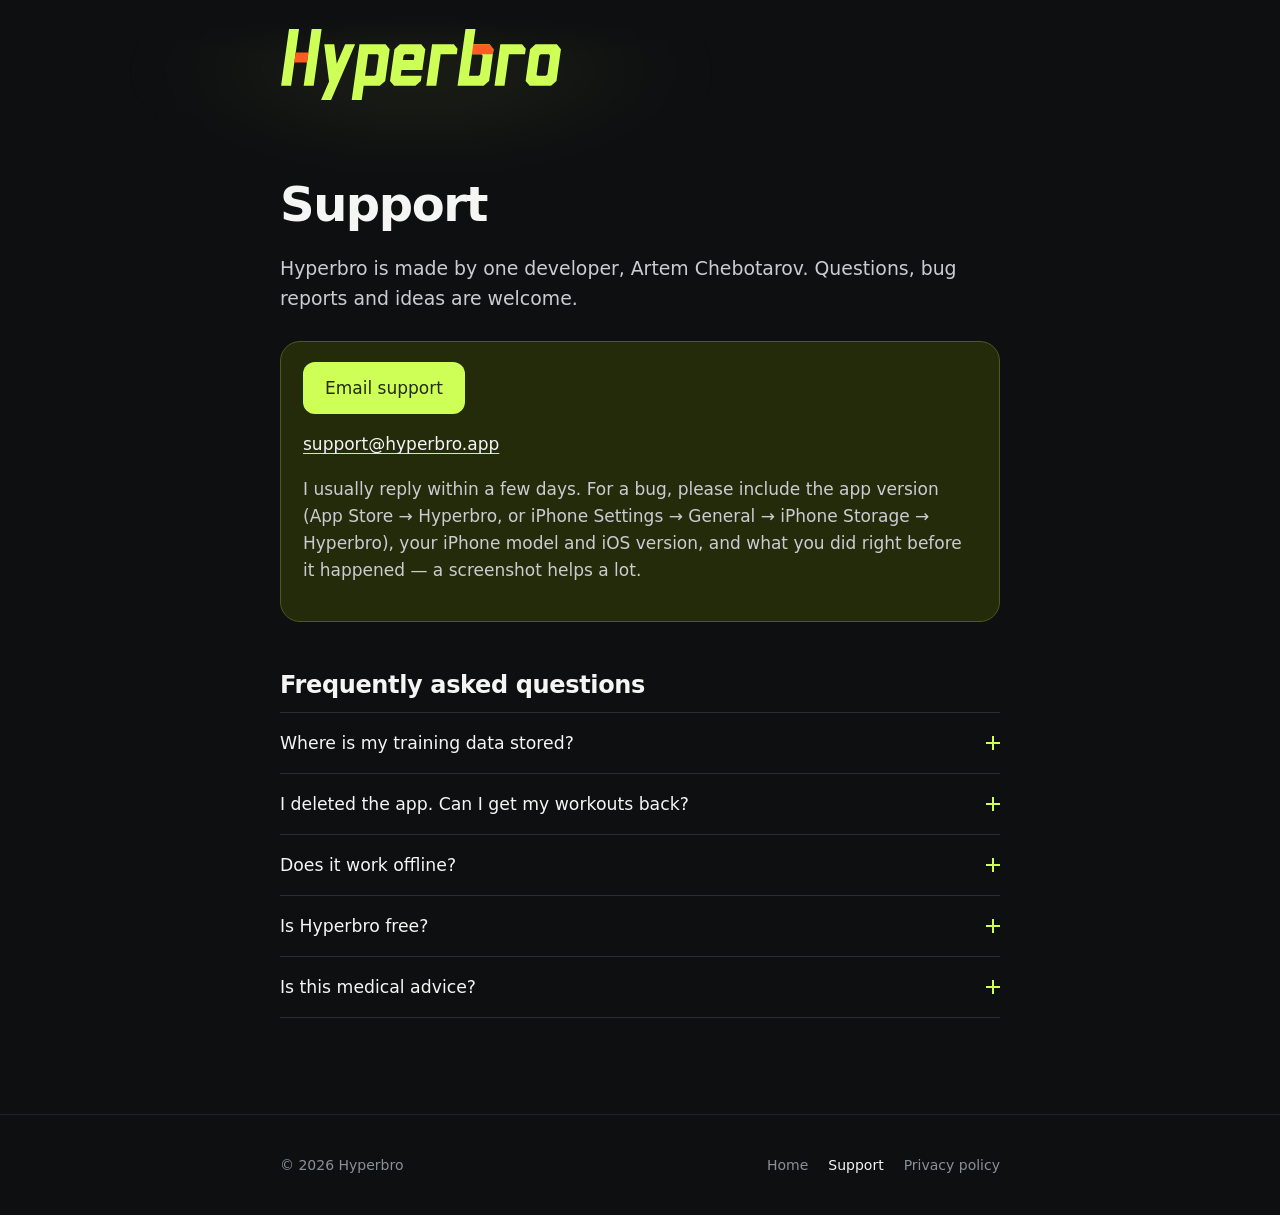
<file: support.html>
<!doctype html>
<html lang="en">
<head>
<meta charset="utf-8">
<meta name="viewport" content="width=device-width, initial-scale=1, viewport-fit=cover">
<title>Support · Hyperbro</title>
<meta name="description" content="Questions, bug reports and ideas for Hyperbro, plus answers to common questions.">
<meta name="theme-color" content="#0E0F11">
<meta name="color-scheme" content="dark">
<link rel="icon" type="image/png" sizes="32x32" href="images/favicon-32.png">
<link rel="apple-touch-icon" href="images/apple-touch-icon.png">
<link rel="canonical" href="https://hyperbro.app/support">
<link rel="stylesheet" href="assets/legal.css?v=3">
</head>
<body>
<!-- Moved here from gym-tracker-mobile/docs/support.md. -->
<a class="skip" href="#main">Skip to content</a>

<header class="site-header">
  <div class="wrap">
    <a class="brand" href="./"><img src="images/hyperbro-wordmark.svg" width="2595" height="670" alt="Hyperbro home"></a>
  </div>
</header>

<main id="main">
  <div class="wrap">
    <h1>Support</h1>
    <p class="lead">Hyperbro is made by one developer, Artem Chebotarov. Questions, bug reports and ideas are welcome.</p>

    <div class="card">
      <p><a class="btn" href="mailto:support@hyperbro.app">Email support</a></p>
      <p><a href="mailto:support@hyperbro.app">support@hyperbro.app</a></p>
      <p>I usually reply within a few days. For a bug, please include the app version (App Store → Hyperbro, or iPhone Settings → General → iPhone Storage → Hyperbro), your iPhone model and iOS version, and what you did right before it happened — a screenshot helps a lot.</p>
    </div>

    <h2 id="frequently-asked-questions">Frequently asked questions</h2>
    <div class="faq">
      <details>
        <summary>Where is my training data stored?</summary>
        <div class="answer"><p>Only on your phone, inside the app. There is no account and no cloud copy. See the <a href="privacy-policy.html">Privacy Policy</a>.</p></div>
      </details>
      <details>
        <summary>I deleted the app. Can I get my workouts back?</summary>
        <div class="answer"><p>No. Deleting the app deletes its data, and there is no backup or sync yet. Please keep the app installed while you want to keep your history.</p></div>
      </details>
      <details>
        <summary>Does it work offline?</summary>
        <div class="answer"><p>Yes. Everything works without an internet connection.</p></div>
      </details>
      <details>
        <summary>Is Hyperbro free?</summary>
        <div class="answer"><p>Yes, during early access.</p></div>
      </details>
      <details>
        <summary>Is this medical advice?</summary>
        <div class="answer"><p>No. Hyperbro is a training log; its suggestions are calculated from what you log. Consult a doctor before starting a new exercise programme, and stop if you feel pain or dizziness. Read the full <a href="privacy-policy.html#health-notice">health notice</a>.</p></div>
      </details>
    </div>
  </div>
</main>

<footer class="site-footer">
  <div class="wrap">
    <span>© <span id="year">2026</span> Hyperbro</span>
    <nav aria-label="Footer">
      <a href="./">Home</a>
      <a href="support.html" aria-current="page">Support</a>
      <a href="privacy-policy.html">Privacy policy</a>
    </nav>
  </div>
</footer>
<script>document.getElementById('year').textContent = new Date().getFullYear();</script>
</body>
</html>
</file>
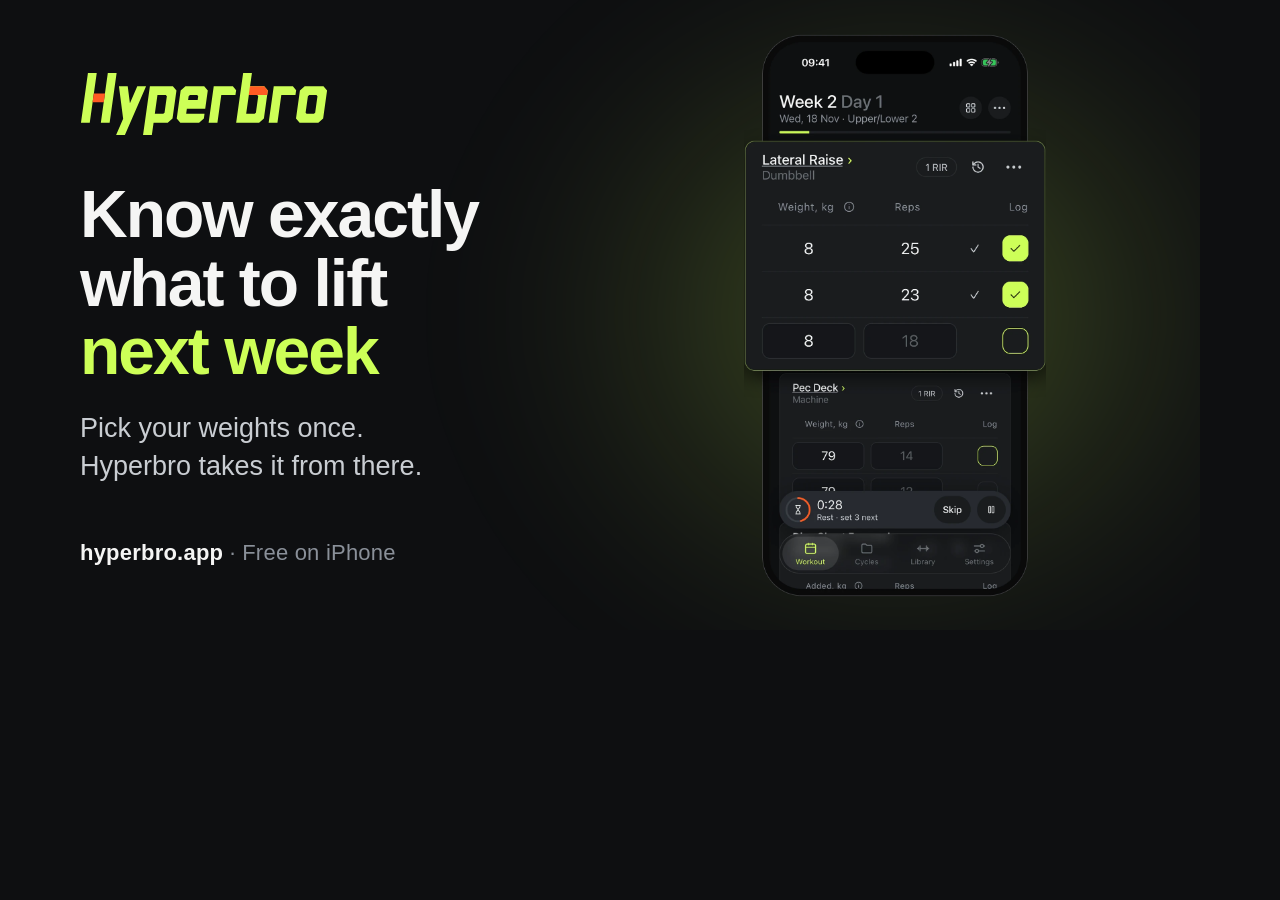
<file: design/og-image.html>
<!doctype html>
<!--
Source of og-image.png (1200x630, the link preview) and the base for the App Store promo image.
Render from the repo root (headless Chrome, paths are relative to this file):
  "/Applications/Google Chrome.app/Contents/MacOS/Google Chrome" --headless=new --disable-gpu \
    --hide-scrollbars --force-device-scale-factor=1 --window-size=1200,630 \
    --allow-file-access-from-files --screenshot=og-image.png "file://$PWD/design/og-image.html"
For another size, change width/height on html, body and --window-size, then re-place text and phone.
After replacing og-image.png, bump ?v= on og:image and twitter:image in index.html (messengers cache previews).
-->
<html><head><meta charset="utf-8">
<style>
  html, body { margin: 0; width: 1200px; height: 630px; overflow: hidden; background: #0E0F11; }
  body { position: relative; font-family: -apple-system, BlinkMacSystemFont, "SF Pro Display", "Helvetica Neue", Arial, sans-serif; -webkit-font-smoothing: antialiased; }
  .glow {
    position: absolute; left: 895px; top: 315px; width: 900px; height: 820px; transform: translate(-50%, -50%);
    background: radial-gradient(closest-side, rgba(205,255,87,.20) 0%, rgba(205,255,87,.14) 35%, rgba(205,255,87,.08) 55%, rgba(205,255,87,.03) 75%, rgba(205,255,87,0) 100%);
    filter: blur(40px);
  }
  .text { position: absolute; left: 80px; top: 72px; width: 560px; }
  .logo { height: 64px; width: auto; display: block; }
  h1 { margin: 44px 0 0; color: #F5F5F4; font-size: 66px; line-height: 1.04; font-weight: 700; letter-spacing: -0.03em; }
  h1 span { display: block; color: #CDFF57; }
  p { margin: 24px 0 0; color: #C9CDD2; font-size: 27px; line-height: 1.4; }
  .foot { position: absolute; left: 80px; bottom: 64px; color: #8A9099; font-size: 22px; letter-spacing: .01em; }
  .foot b { color: #F5F5F4; font-weight: 600; }
  .phone { position: absolute; left: 744px; top: 34px; width: 302px; height: auto; }
</style></head>
<body>
  <div class="glow"></div>
  <div class="text">
    <img class="logo" src="../images/hyperbro-wordmark.svg" alt="">
    <h1>Know exactly<br>what to lift <span>next week</span></h1>
    <p>Pick your weights once.<br>Hyperbro takes it from there.</p>
  </div>
  <div class="foot"><b>hyperbro.app</b> · Free on iPhone</div>
  <img class="phone" src="../images/01-hero-phone.webp" alt="">
</body></html>
</file>
<file: assets/legal.css>
/* Support and Privacy policy pages: the landing's tokens and type, set as one readable column. */
:root {
  --bg-page: #0E0F11;
  --bg-raised: #141619;
  --bg-sheet: #17191C;
  --bg-card: #1A1C1F;
  --border: #2A2D31;
  --divider: #1E2125;
  --text-primary: #F5F5F4;
  --text-secondary: #C9CDD2;
  --text-muted: #8A9099;
  --text-faint: #6B7076;
  --accent: #CDFF57;
  --on-accent: #232B0A;
  --accent-chip-bg: #232B0A;
  --accent-border: #4A5A20;
  --font: -apple-system, BlinkMacSystemFont, "SF Pro Text", "SF Pro Display", system-ui, "Segoe UI", Roboto, "Helvetica Neue", Arial, sans-serif;
  --gutter: max(20px, env(safe-area-inset-left), env(safe-area-inset-right));
  --radius-s: 12px;
  --radius-m: 20px;
  --fs-body: clamp(1rem, 0.96rem + 0.2vw, 1.0625rem);
  --fs-small: 0.875rem;
  --fs-h1: clamp(2.25rem, 1.6rem + 2.8vw, 3rem);
  --fs-h2: clamp(1.25rem, 1.1rem + 0.6vw, 1.5rem);
}

*, *::before, *::after { box-sizing: border-box; }
html { -webkit-text-size-adjust: 100%; scroll-behavior: smooth; }
@media (prefers-reduced-motion: reduce) { html { scroll-behavior: auto; } }
body {
  margin: 0; background: var(--bg-page); color: var(--text-secondary);
  font-family: var(--font); font-size: var(--fs-body); line-height: 1.6;
  -webkit-font-smoothing: antialiased;
}
img { display: block; max-width: 100%; height: auto; }
:focus-visible { outline: 3px solid var(--accent); outline-offset: 3px; border-radius: 6px; }

.skip {
  position: absolute; left: 12px; top: -60px; z-index: 10;
  background: var(--accent); color: var(--on-accent);
  padding: 12px 16px; border-radius: 8px; font-weight: 500; text-decoration: none;
}
.skip:focus { top: 12px; }

.wrap { width: 100%; max-width: calc(720px + 2 * var(--gutter)); margin-inline: auto; padding-inline: var(--gutter); }

/* Header: same as the landing's. Phones: the wordmark centred, as wide as the landing's hero phone
   (88% of min(320px, column)), with the same faint glow faded out before the top edge.
   Same size and glow on desktop, left-aligned from 640px up. */
.site-header { padding-top: calc(28px + env(safe-area-inset-top)); padding-bottom: 14px; overflow-x: clip; }
.site-header .wrap { display: flex; align-items: center; justify-content: center; }
.brand { position: relative; isolation: isolate; display: inline-flex; align-items: center; min-height: 44px; }
.brand img { width: calc(min(320px, 100vw - 2 * var(--gutter)) * 0.88); height: auto; }
.brand::before {
  content: ""; position: absolute; z-index: -1; pointer-events: none;
  left: 50%; top: -33%; width: 215%; height: 231%; transform: translateX(-50%);
  background: radial-gradient(50% 60.6% at 50% 39.4%,
    rgba(205, 255, 87, .065) 0%, rgba(205, 255, 87, .047) 40%, rgba(205, 255, 87, .026) 62%,
    rgba(205, 255, 87, .009) 82%, rgba(205, 255, 87, 0) 100%);
  -webkit-mask-image: linear-gradient(to bottom, transparent 0, rgba(0,0,0,.25) 10%, rgba(0,0,0,.7) 20%, #000 30%);
  mask-image: linear-gradient(to bottom, transparent 0, rgba(0,0,0,.25) 10%, rgba(0,0,0,.7) 20%, #000 30%);
  filter: blur(30px);
}
@media (min-width: 640px) {
  .site-header .wrap { justify-content: flex-start; }
}

/* Content */
main { padding-block: clamp(32px, 6vw, 64px) clamp(56px, 9vw, 96px); }
h1 {
  margin: 0; color: var(--text-primary); font-size: var(--fs-h1);
  font-weight: 700; letter-spacing: -0.03em; line-height: 1.05;
}
.meta { margin: 12px 0 0; color: var(--text-muted); font-size: var(--fs-small); }
.lead { margin: 24px 0 0; font-size: clamp(1.05rem, 1rem + .3vw, 1.18rem); }

h2 {
  margin: 48px 0 12px; color: var(--text-primary); font-size: var(--fs-h2);
  font-weight: 600; letter-spacing: -0.015em; line-height: 1.25;
  scroll-margin-top: 24px;
}
h3 { margin: 28px 0 6px; color: var(--text-primary); font-size: 1.05rem; font-weight: 600; }
p { margin: 0 0 1em; }
ul { margin: 0 0 1em; padding-left: 1.25em; }
li { margin: 0 0 .5em; }
li::marker { color: var(--accent); }
strong { color: var(--text-primary); font-weight: 600; }
a { color: var(--text-primary); text-decoration-color: var(--accent); text-underline-offset: 3px; }
a:hover { color: var(--accent); }

/* The short version, and the support contact: a lime-tinted card */
.card {
  margin: 28px 0 0; padding: 20px 22px;
  background: var(--accent-chip-bg); border: 1px solid var(--accent-border); border-radius: var(--radius-m);
  color: var(--text-secondary);
}
.card ul { margin: 0; }
.card li:last-child { margin-bottom: 0; }

/* Tables scroll inside their own box on phones */
.table-wrap {
  margin: 0 0 1.2em; overflow-x: auto;
  border: 1px solid var(--border); border-radius: var(--radius-s); background: var(--bg-card);
}
table { width: 100%; border-collapse: collapse; font-size: .95rem; min-width: 520px; }
th, td { padding: 12px 14px; text-align: left; vertical-align: top; border-bottom: 1px solid var(--border); }
th { color: var(--text-primary); font-weight: 600; background: var(--bg-sheet); }
tr:last-child td { border-bottom: 0; }
/* Phones: each row becomes a small card, labelled from data-label */
@media (max-width: 559px) {
  .table-wrap { overflow: visible; }
  table { min-width: 0; }
  thead { position: absolute; width: 1px; height: 1px; overflow: hidden; clip-path: inset(50%); }
  tr { display: block; padding: 6px 0; border-bottom: 1px solid var(--border); }
  tr:last-child { border-bottom: 0; }
  td { display: grid; grid-template-columns: 7.5em 1fr; gap: 10px; padding: 6px 14px; border: 0; }
  td::before { content: attr(data-label); color: var(--text-muted); font-size: var(--fs-small); }
  td:first-child { color: var(--text-primary); font-weight: 600; }
}

/* Support: the email button and the FAQ */
.btn {
  display: inline-flex; align-items: center; justify-content: center; min-height: 52px;
  padding: 12px 22px; border-radius: var(--radius-s);
  background: var(--accent); color: var(--on-accent); font-weight: 500; text-decoration: none;
}
.btn:hover { color: var(--on-accent); filter: brightness(1.05); }
.faq { margin-top: 8px; border-top: 1px solid var(--border); }
.faq details { border-bottom: 1px solid var(--border); }
.faq summary {
  list-style: none; cursor: pointer;
  display: flex; justify-content: space-between; align-items: center; gap: 16px;
  min-height: 60px; padding: 14px 0;
  color: var(--text-primary); font-size: 1.08rem; font-weight: 500;
}
.faq summary::-webkit-details-marker { display: none; }
.faq summary::after {
  content: ""; flex: none; width: 14px; height: 14px;
  background:
    linear-gradient(var(--accent), var(--accent)) center / 100% 2px no-repeat,
    linear-gradient(var(--accent), var(--accent)) center / 2px 100% no-repeat;
  transition: transform .2s ease;
}
.faq details[open] summary::after { transform: rotate(45deg); }
.faq .answer { padding: 0 0 20px; }
@media (prefers-reduced-motion: reduce) { .faq summary::after { transition: none; } }

/* Footer */
.site-footer {
  border-top: 1px solid var(--divider);
  padding-top: 28px; padding-bottom: max(28px, env(safe-area-inset-bottom));
  color: var(--text-muted); font-size: var(--fs-small);
}
.site-footer .wrap { display: flex; flex-wrap: wrap; justify-content: space-between; gap: 8px 24px; align-items: center; }
.site-footer nav { display: flex; flex-wrap: wrap; gap: 0 20px; }
.site-footer a { display: inline-flex; align-items: center; min-height: 44px; color: var(--text-muted); text-decoration: none; }
.site-footer a:hover, .site-footer a[aria-current="page"] { color: var(--text-primary); }
</file>
